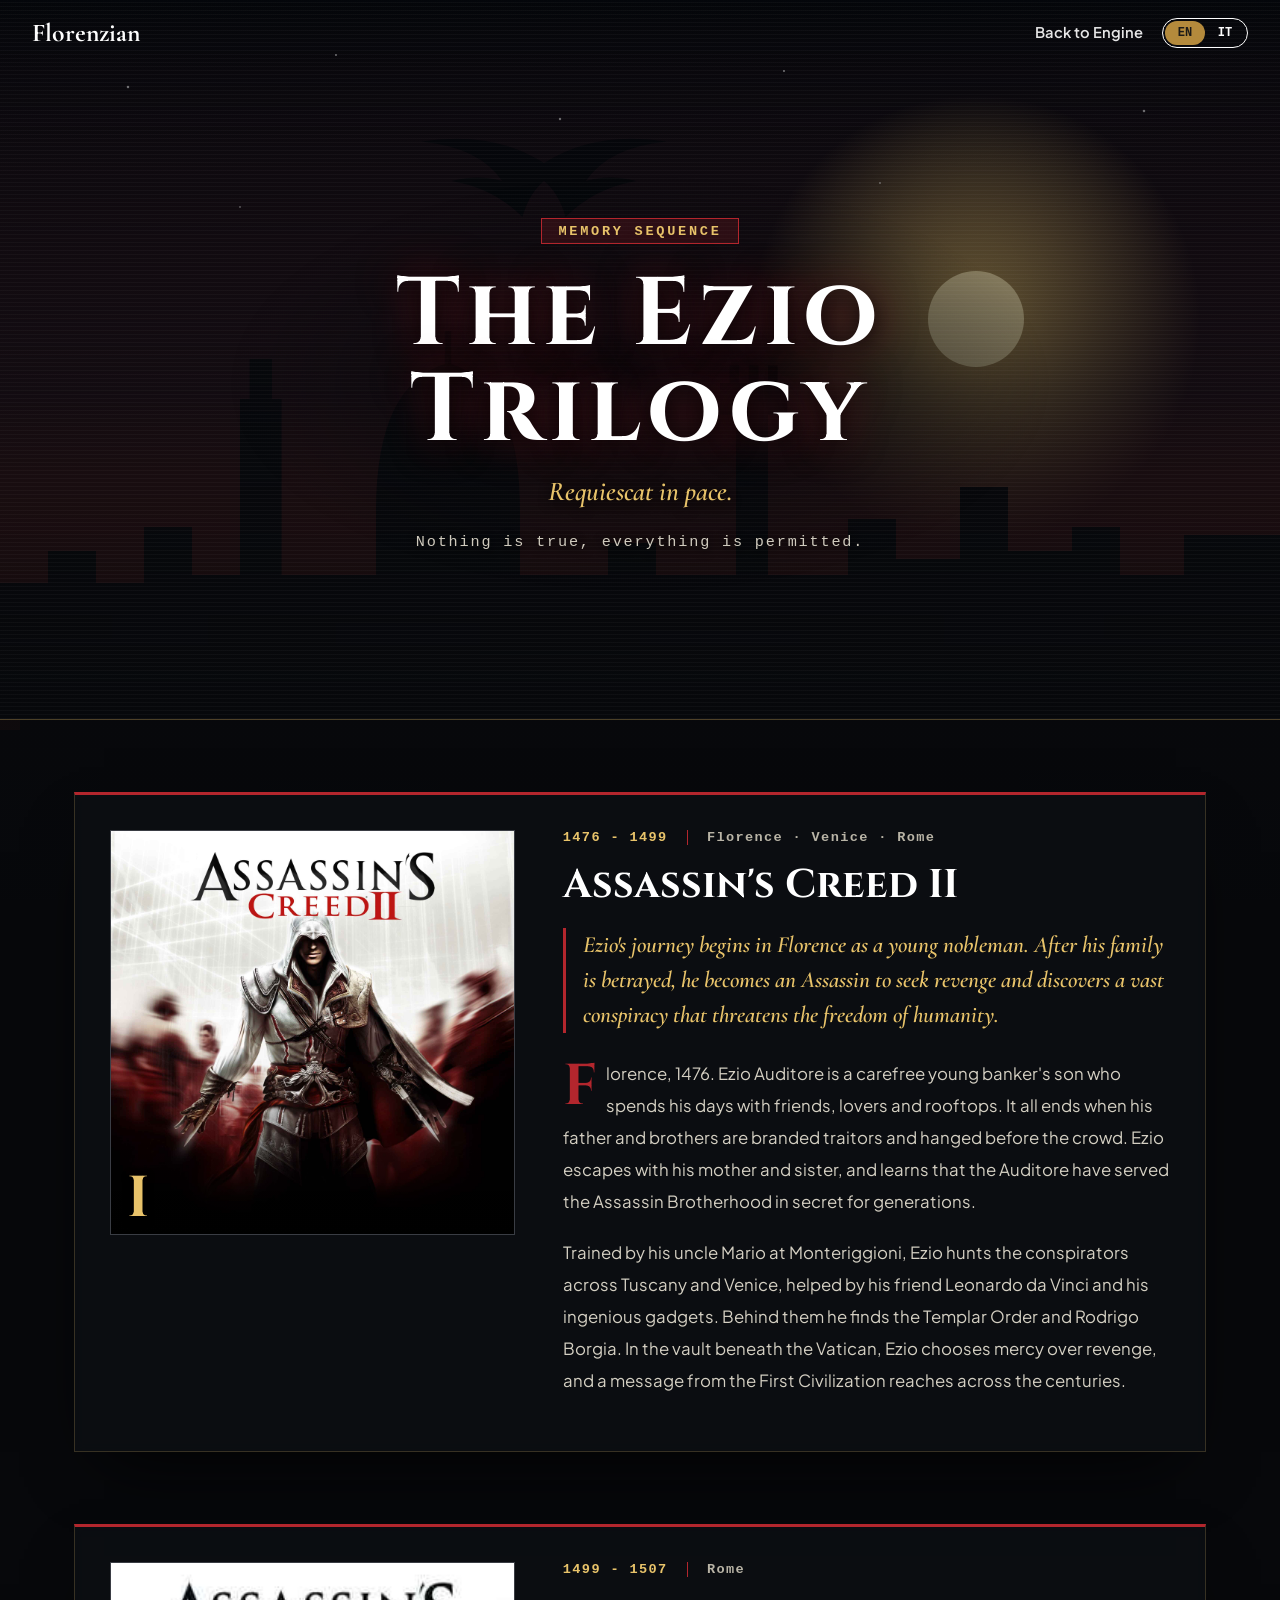
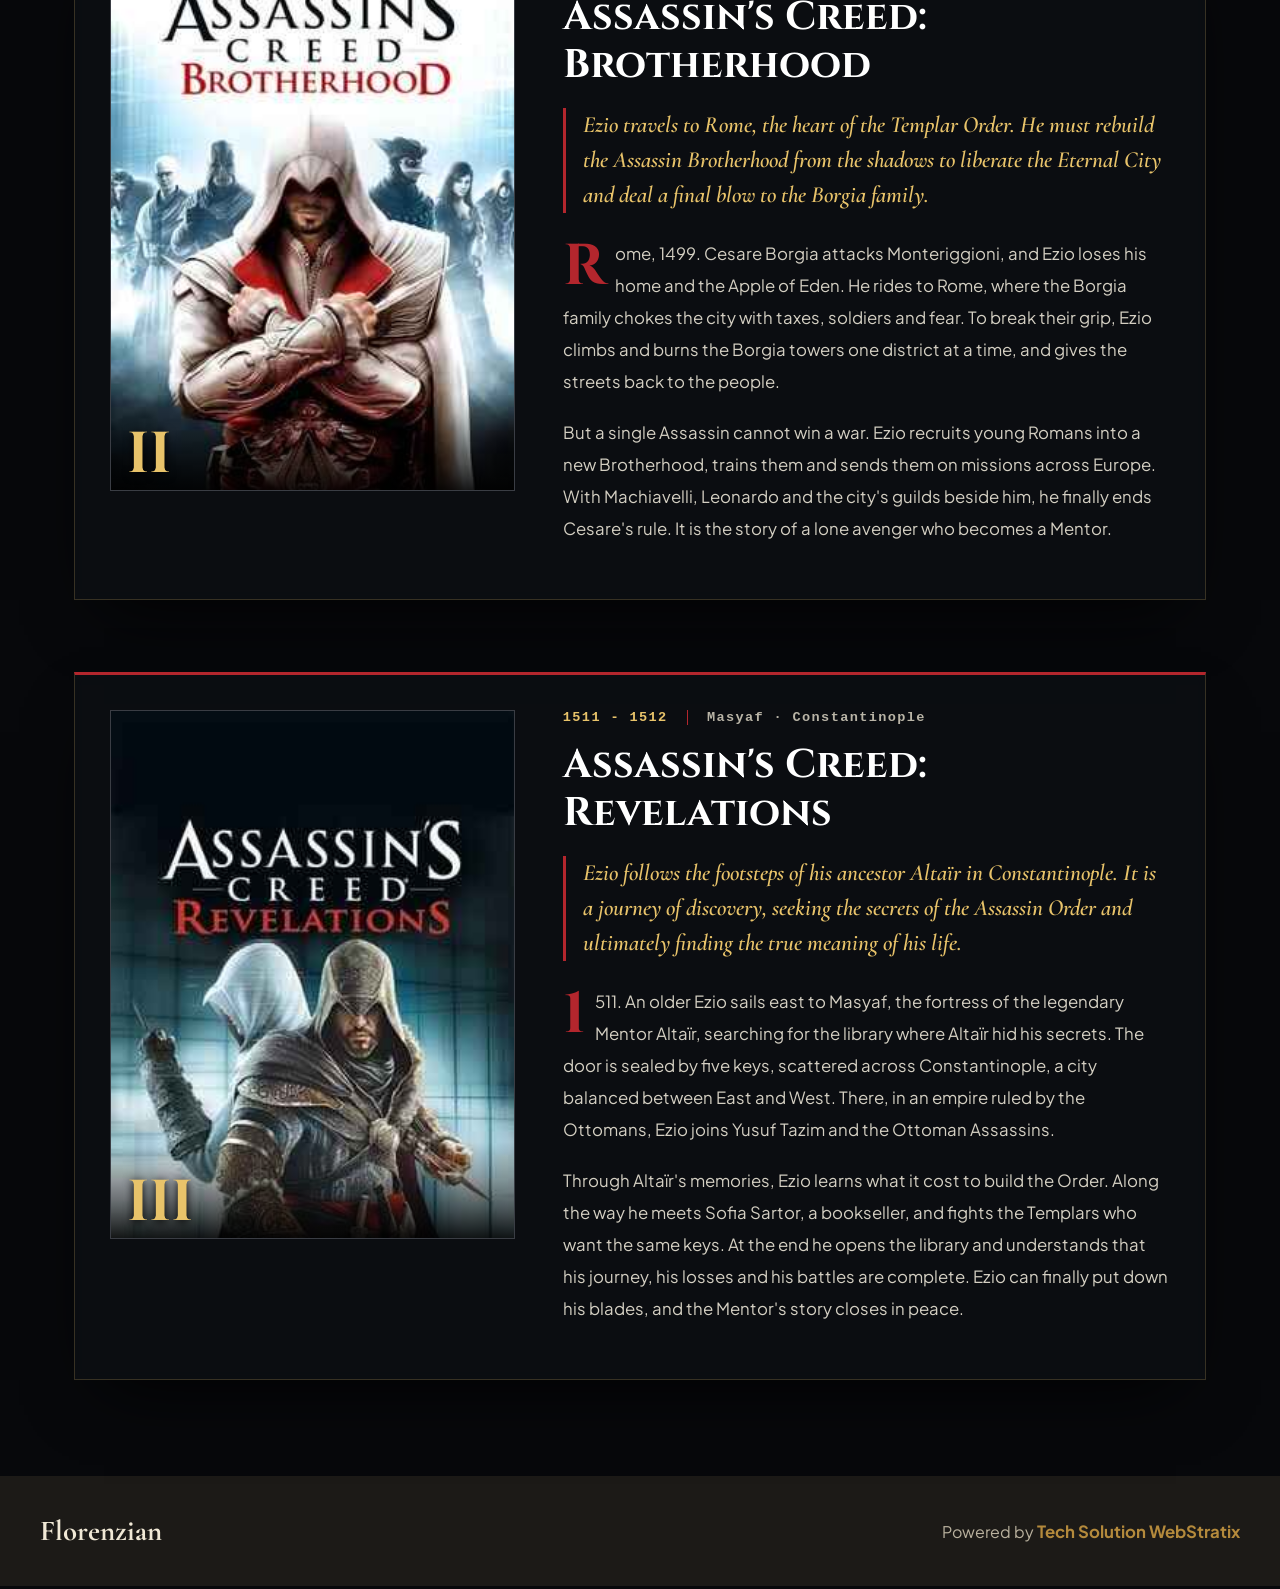
<file: ezio.html>
<!DOCTYPE html>
<html lang="en">
<head>
<meta charset="UTF-8">
<meta name="viewport" content="width=device-width, initial-scale=1.0">
<link rel="icon" type="image/jpeg" href="assets/logo.jpg">
<title>The Ezio Trilogy - Florenzian</title>
<meta name="description" content="The story of Ezio Auditore da Firenze.">
<link href="https://fonts.googleapis.com/css2?family=Cinzel:wght@400;600;700&family=Cormorant+Garamond:wght@500;600;700&family=Plus+Jakarta+Sans:wght@400;500;600;700;800&display=swap" rel="stylesheet">
<link href="https://cdnjs.cloudflare.com/ajax/libs/font-awesome/6.4.0/css/all.min.css" rel="stylesheet">
<link href="https://cdn.jsdelivr.net/npm/bootstrap@5.3.2/dist/css/bootstrap.min.css" rel="stylesheet">
<link href="css/style.css" rel="stylesheet">
<link href="css/ezio.css" rel="stylesheet">
</head>
<body class="ac-page">
<div id="prog"></div>

<nav class="nav solid" id="nav">
  <a class="brand" href="index.html">Florenzian</a>
  <div class="navr">
    <a class="l" href="index.html" data-i18n="n_back">Back to Engine</a>
    <div class="lang" id="langSw" data-l="en" role="group">
      <button type="button" data-l="en">EN</button>
      <button type="button" data-l="it">IT</button>
    </div>
  </div>
</nav>

<header class="ac-hero">
  <div class="ac-hero-in">
    <span class="ac-eye" data-i18n="ac_eye">MEMORY SEQUENCE</span>
    <h1 class="ac-title" data-i18n="ezio_title">The Ezio Trilogy</h1>
    <p class="ac-sub" data-i18n="ezio_sub">Requiescat in pace.</p>
    <p class="ac-motto" data-i18n="ac_motto">Nothing is true, everything is permitted.</p>
  </div>
</header>

<section class="ac-list">

  <article class="ac-ch rv">
    <figure class="ac-cover">
      <img src="assets/Ezio/ac2_cover.jpg" alt="Assassin's Creed II">
      <span class="ac-no">I</span>
    </figure>
    <div class="ac-body">
      <div class="ac-meta"><span>1476 - 1499</span><span data-i18n="g1_c">Florence · Venice · Rome</span></div>
      <h2 data-i18n="ac2_title">Assassin's Creed II</h2>
      <p class="ac-lead" data-i18n="ac2_desc">Ezio's journey begins in Florence as a young nobleman. After his family is betrayed, he becomes an Assassin to seek revenge and discovers a vast conspiracy that threatens the freedom of humanity.</p>
      <p class="ac-p ac-first" data-i18n="g1_p1"></p>
      <p class="ac-p" data-i18n="g1_p2"></p>
    </div>
  </article>

  <article class="ac-ch rv">
    <figure class="ac-cover">
      <img src="assets/Ezio/acb_cover.jpg" alt="Assassin's Creed: Brotherhood">
      <span class="ac-no">II</span>
    </figure>
    <div class="ac-body">
      <div class="ac-meta"><span>1499 - 1507</span><span data-i18n="g2_c">Rome</span></div>
      <h2 data-i18n="acb_title">Assassin's Creed: Brotherhood</h2>
      <p class="ac-lead" data-i18n="acb_desc">Ezio travels to Rome, the heart of the Templar Order. He must rebuild the Assassin Brotherhood from the shadows to liberate the Eternal City and deal a final blow to the Borgia family.</p>
      <p class="ac-p ac-first" data-i18n="g2_p1"></p>
      <p class="ac-p" data-i18n="g2_p2"></p>
    </div>
  </article>

  <article class="ac-ch rv">
    <figure class="ac-cover">
      <img src="assets/Ezio/acr_cover.jpg" alt="Assassin's Creed: Revelations">
      <span class="ac-no">III</span>
    </figure>
    <div class="ac-body">
      <div class="ac-meta"><span>1511 - 1512</span><span data-i18n="g3_c">Masyaf · Constantinople</span></div>
      <h2 data-i18n="acr_title">Assassin's Creed: Revelations</h2>
      <p class="ac-lead" data-i18n="acr_desc">Ezio follows the footsteps of his ancestor Altaïr in Constantinople. It is a journey of discovery, seeking the secrets of the Assassin Order and ultimately finding the true meaning of his life.</p>
      <p class="ac-p ac-first" data-i18n="g3_p1"></p>
      <p class="ac-p" data-i18n="g3_p2"></p>
    </div>
  </article>

</section>

<footer>
  <div class="wrap foot">
    <div><span class="brand">Florenzian</span></div>
    <div class="fl"></div>
    <p class="mb-0">
      <span data-i18n="f_by">Powered by</span> 
      
      <a href="https://www.facebook.com/profile.php?id=61596213878241" target="_blank" rel="noopener noreferrer" class="dev-link">Tech Solution WebStratix</a>
    </p>
  </div>
</footer>

<script src="https://cdn.jsdelivr.net/npm/bootstrap@5.3.2/dist/js/bootstrap.bundle.min.js"></script>
<!-- Translations: i18n.js first, then the Ezio additions -->
<script src="js/i18n.js"></script>
<script src="js/ezio-i18n.js"></script>

<script>
document.addEventListener("DOMContentLoaded", () => {
  const store = {
    get(k, d) { try { return JSON.parse(localStorage.getItem(k)) ?? d } catch (e) { return d } },
    set(k, v) { try { localStorage.setItem(k, JSON.stringify(v)) } catch (e) {} }
  };
  const D = window.I18N;
  let lang = store.get("flz_lang", null) || ((navigator.language || "").slice(0, 2) === "it" ? "it" : "en");
  const t = k => (D[lang] && D[lang][k]) ? D[lang][k] : k;

  function applyLang() {
    document.documentElement.lang = lang;
    const langSw = document.getElementById("langSw");
    if (langSw) langSw.dataset.l = lang;
    document.querySelectorAll("[data-i18n]").forEach(el => el.textContent = t(el.dataset.i18n));
  }

  document.querySelectorAll("#langSw button").forEach(b => b.onclick = () => {
    if (b.dataset.l === lang) return;
    lang = b.dataset.l;
    store.set("flz_lang", lang);
    document.body.classList.add("swap");
    setTimeout(() => { applyLang(); document.body.classList.remove("swap"); }, 230);
  });

  // Navbar + scroll progress bar
  const nav = document.getElementById("nav"), prog = document.getElementById("prog");
  const onScroll = () => {
    nav.classList.toggle("solid", window.scrollY > 50);
    prog.style.width = (window.scrollY / (document.documentElement.scrollHeight - innerHeight) * 100 || 0) + "%";
  };
  window.addEventListener("scroll", onScroll, { passive: true });
  onScroll();

  // Reveal animation
  const io = new IntersectionObserver(es => es.forEach(e => {
    if (!e.isIntersecting) return;
    e.target.classList.add("in");
    io.unobserve(e.target);
  }), { threshold: .12 });
  document.querySelectorAll(".rv").forEach(el => io.observe(el));

  applyLang();
});
</script>

<!-- Web inspect Off code -->
     <script>
    // 1. Right Click Block
    document.addEventListener('contextmenu', function(e) {
        e.preventDefault();
    });

    // 2. F12 ar Developer Tools Shortcut Block
    document.addEventListener('keydown', function(e) {
        if (e.key === "F12" || e.keyCode === 123) {
            e.preventDefault();
            return false;
        }
        
        if (e.ctrlKey && e.shiftKey && (e.key === 'I' || e.key === 'J' || e.key === 'C' || e.keyCode === 73 || e.keyCode === 74 || e.keyCode === 67)) {
            e.preventDefault();
            return false;
        }

        if (e.ctrlKey && (e.key === 'U' || e.keyCode === 85)) {
            e.preventDefault();
            return false;
        }
    });

    // 3. Extra Security
    setInterval(function() {
        debugger; 
    }, 1000); 
    
    document.addEventListener('copy', function(e) {
        e.preventDefault();
        alert("Copying is disabled on this website.");
    });
</script>
</body>
</html>
</file>
<file: css/style.css>
/* =========================================
   1. VARIABLES & GLOBAL RESET
   ========================================= */
:root{
  --marble:#f6f2ea; --stone:#e7dfcd; --ink:#1c1a17; --arno:#1f4a3a; 
  --rosso:#9d2b2b; --oro:#b48a3c; --muted:#6b645a;
  --serif:'Cormorant Garamond',Georgia,serif; 
  --sans:'Plus Jakarta Sans',system-ui,sans-serif; 
  --mono:'JetBrains Mono',monospace;
}

*{box-sizing:border-box}
html{scroll-behavior:smooth;scroll-padding-top:72px}
body{margin:0;font-family:var(--sans);background:var(--marble);color:var(--ink);line-height:1.6}
a{color:inherit}
:focus-visible{outline:2px solid var(--oro);outline-offset:2px}
section{padding:5rem 2rem}
.wrap{max-width:1200px;margin:0 auto}
section,header,footer{transition:opacity .22s}
body.swap section,body.swap header,body.swap footer{opacity:0}

/* =========================================
   2. SCROLL PROGRESS BAR (#prog)
   ========================================= */
#prog{
  position:fixed;top:0;left:0;height:3px;width:0;z-index:60;
  background:linear-gradient(90deg,#1f7a4f 33%,#fff 33% 66%,#c0392b 66%);
}

/* =========================================
   3. NAVIGATION BAR (Nav)
   ========================================= */
.nav{
  position:fixed;inset:0 0 auto;z-index:50;display:flex;justify-content:space-between;align-items:center;
  padding:.8rem 2rem;transition:.3s;color:#fff;
}
.nav.solid{background:rgba(246,242,234,.94);backdrop-filter:blur(8px);color:var(--ink);box-shadow:0 1px 0 var(--stone)}
.brand{font-family:var(--serif);font-size:1.6rem;font-weight:700;text-decoration:none}
.nav a.l{margin-left:1.6rem;text-decoration:none;font-weight:600;font-size:.92rem;opacity:.9}
.nav a.l:hover{color:var(--oro)}
.navr{display:flex;align-items:center}
.eng{margin-left:1.6rem;font:600 .75rem var(--mono);padding:.25rem .7rem;border:1px solid currentColor;border-radius:99px}
.eng.wasm{color:#7fd6a8}
.nav.solid .eng.wasm{color:var(--arno)}

/* Language Toggle */
.lang{position:relative;display:flex;margin-left:1.2rem;border:1px solid currentColor;border-radius:99px;padding:2px;isolation:isolate}
.lang::before{content:"";position:absolute;z-index:-1;top:2px;bottom:2px;left:2px;width:calc(50% - 2px);border-radius:99px;background:var(--oro);transition:transform .35s cubic-bezier(.5,1.6,.4,1)}
.lang[data-l=it]::before{transform:translateX(100%)}
.lang button{all:unset;cursor:pointer;font:700 .75rem var(--mono);padding:.3rem .8rem;color:inherit;transition:color .3s}
.lang[data-l=en] button[data-l=en], .lang[data-l=it] button[data-l=it]{color:#1c1a17}
.lang button:focus-visible{outline:2px solid var(--oro);outline-offset:2px;border-radius:99px}

/* =========================================
   4. HERO SECTION (Header)
   ========================================= */
.hero{
  position:relative;overflow:hidden;min-height:100vh;display:grid;align-items:center;padding:7rem 2rem 4rem;color:#fff;
  background:linear-gradient(180deg,rgba(28,26,23,.55),rgba(28,26,23,.82)),url('../assets/bgd_pic.jpg') center/cover fixed;
}
.hero-in{max-width:1100px;margin:0 auto;display:grid;grid-template-columns:1.1fr .9fr;gap:3rem;align-items:center}
.hero h1{font-family:var(--serif);font-size:clamp(3.2rem,8vw,6.2rem);line-height:.95;margin:0 0 1.2rem;font-weight:600;letter-spacing:-.02em}
.hero p{font-size:1.1rem;max-width:34ch;color:#ece5d4}

/* Hero Animations */
.hero h1, .hero p, .hero .cta, .term{animation:rise .9s cubic-bezier(.2,.8,.2,1) both}
.hero p{animation-delay:.15s}
.hero .cta{animation-delay:.3s}
.term{animation-delay:.45s}
@keyframes rise{from{opacity:0;transform:translateY(26px)}}

/* Hero Sky SVG */
.sky{position:absolute;left:0;right:0;bottom:-1px;width:100%;height:clamp(70px,12vw,140px);fill:var(--marble);animation:rise 1.4s .6s both}

/* Terminal Box */
.term{background:rgba(20,18,15,.82);border:1px solid rgba(180,138,60,.5);border-radius:4px 4px 4px 4px;font:500 .95rem var(--mono);padding:1.2rem 1.4rem;min-height:190px}
.term .d{display:inline-block;width:9px;height:9px;border-radius:50%;margin-right:6px;background:var(--rosso)}
.term .d:nth-child(2){background:var(--oro)}
.term .d:nth-child(3){background:var(--arno)}
.term pre{margin:1rem 0 0;white-space:pre-wrap;color:#f1e9d6;font:inherit}
.term .ok{color:#7fd6a8}
.cur{animation:blink 1s steps(1) infinite}
@keyframes blink{50%{opacity:0}}

/* Buttons */
.btn-oro{position:relative;overflow:hidden;transition:transform .25s,background .25s;display:inline-block;background:var(--oro);color:#1c1a17;font-weight:700;padding:.85rem 1.6rem;border-radius:2px;text-decoration:none;margin:.5rem .6rem 0 0;border:0}
.btn-oro:hover{background:#cfa44b;transform:translateY(-2px)}
.btn-oro::after{content:"";position:absolute;inset:0;background:linear-gradient(100deg,transparent 30%,rgba(255,255,255,.5) 50%,transparent 70%);transform:translateX(-120%)}
.btn-oro:hover::after{transform:translateX(120%);transition:transform .7s}
.btn-line{background:none;color:#fff;border:1px solid rgba(255,255,255,.6)}
.btn-sm{padding:.45rem 1rem;font-size:.85rem;margin:0}

/* =========================================
   5. STATS SECTION
   ========================================= */
.stats{padding:2.5rem 2rem 1rem}
.stats-in{display:grid;grid-template-columns:repeat(3,1fr);text-align:center}
.stats-in div{padding:0 1rem;border-left:1px solid var(--stone)}
.stats-in div:first-child{border-left:0}
.stats b{display:block;font:600 clamp(2.6rem,6vw,4.4rem)/1 var(--serif);color:var(--arno)}
.stats span{color:var(--muted);font-weight:600}

/* =========================================
   6. STUDIO SECTION (Function Calculator)
   ========================================= */
h2.t{font-family:var(--serif);font-size:clamp(2.2rem,4vw,3.2rem);font-weight:600;margin:0 0 .4rem}
.sub{color:var(--muted);max-width:60ch;margin-bottom:2.2rem}
.rule{height:3px;width:90px;background:linear-gradient(90deg,var(--arno) 33%,var(--stone) 33% 66%,var(--rosso) 66%);margin:0 0 1.2rem}

.studio{display:grid;grid-template-columns:380px 1fr;gap:1.5rem}
.panel{background:#fff;border:1px solid var(--stone);border-radius:6px;box-shadow:0 18px 40px -22px rgba(28,26,23,.35)}
.search{padding:1rem;border-bottom:1px solid var(--stone)}
.search input,.custom-input,textarea{width:100%;border:1.5px solid var(--stone);border-radius:4px;padding:.75rem 1rem;font:600 1rem var(--sans);background:var(--marble);outline:none}
.search input:focus,.custom-input:focus,textarea:focus{border-color:var(--oro);background:#fff}

/* Chips (Categories) */
.chips{display:flex;gap:.4rem;flex-wrap:wrap;padding:.7rem 1rem 0}
.chip{border:1px solid var(--stone);background:#fff;border-radius:99px;padding:.2rem .8rem;font:600 .78rem var(--sans);cursor:pointer}
.chip.on,.chip:hover{background:var(--arno);color:#fff;border-color:var(--arno)}

/* Function List */
.function-list{max-height:520px;overflow:auto;padding:.7rem}
.func-item{position:relative;padding:.8rem 1rem;border-left:3px solid transparent;cursor:pointer;border-radius:4px;transition:.2s}
.func-item:hover{background:var(--marble)}
.func-item.active{background:var(--arno);color:#fff;border-left-color:var(--oro)}
.func-item .h{display:flex;justify-content:space-between;gap:.5rem;font-weight:700}
.func-badge{font-size:.72rem;font-weight:600;background:var(--stone);color:var(--ink);padding:.1rem .6rem;border-radius:99px;white-space:nowrap}
.func-item.active .func-badge{background:rgba(255,255,255,.2);color:#fff}
.func-desc{font-size:.82rem;color:var(--muted)}
.func-item.active .func-desc{color:#dfe9e3}
.func-item.active::after{content:"";position:absolute;right:12px;top:50%;width:8px;height:8px;border-radius:50%;background:var(--oro);animation:ping 1.6s infinite}
@keyframes ping{50%{box-shadow:0 0 0 7px rgba(180,138,60,0)}0%{box-shadow:0 0 0 0 rgba(180,138,60,.6)}}

/* Console Area */
.console-area{padding:2rem;display:flex;flex-direction:column;justify-content:space-between;gap:1.4rem}
.ctitle{display:flex;justify-content:space-between;align-items:center;flex-wrap:wrap;gap:.6rem}
.ctitle h3{font-family:var(--serif);font-size:2.2rem;margin:0}
.ita-tag{background:var(--rosso);color:#fff;font-weight:700;font-size:.82rem;padding:.3rem 1rem;border-radius:2px}
.form-grid{display:grid;grid-template-columns:1fr 1fr;gap:1rem;margin:1.4rem 0}
.input-label{font-weight:700;font-size:.85rem;margin-bottom:.35rem;display:block}

/* Run Button */
.btn-run{width:100%;background:var(--arno);color:#fff;border:0;border-radius:4px;padding:1rem;font-weight:700;font-size:1.02rem;cursor:pointer;transition:.2s}
.btn-run:hover{background:#17382c;transform:translateY(-1px)}

/* Output & History */
.out{margin-top:1.4rem;background:var(--marble);border:1px solid var(--oro);border-radius:4px;padding:1rem 1.3rem;display:flex;justify-content:space-between;gap:1rem;align-items:center}
.out small{font-weight:800;color:var(--arno);display:block}
.out-v{font:700 1.8rem var(--mono);word-break:break-all;color:var(--arno)}
.out-v.err{color:var(--rosso);font-size:1.1rem}
.pop{animation:pop .3s ease}
@keyframes pop{from{transform:scale(.96);opacity:.4}}
.icon-btn{border:1px solid var(--stone);background:#fff;border-radius:4px;padding:.4rem .7rem;cursor:pointer}
.hist{margin-top:1.2rem;font:500 .85rem var(--mono);color:var(--muted)}
.hist div{padding:.2rem 0;border-bottom:1px dashed var(--stone)}

/* C Signature Box */
.sig{margin-top:1.4rem;display:flex;align-items:center;gap:.8rem;flex-wrap:wrap;background:var(--ink);border-radius:4px;padding:.8rem 1rem;border-left:3px solid var(--oro)}
.sig small{color:#b9b19e;font-weight:700;width:100%}
.sig code{flex:1;font:500 .9rem var(--mono);color:#7fd6a8;word-break:break-all}

/* =========================================
   7. SCRIPT LAB SECTION
   ========================================= */
.lab{background:var(--ink);color:#f1e9d6}
.lab .sub{color:#b9b19e}
.lab-grid{display:grid;grid-template-columns:1fr 1fr;gap:1.5rem}
.lab textarea{min-height:230px;background:#14120f;color:#f1e9d6;border-color:#3a352c;font:500 1rem var(--mono);resize:vertical}
.lab .chip{background:transparent;color:#f1e9d6;border-color:#4a4438}
.lab .chip:hover{background:var(--oro);color:#1c1a17;border-color:var(--oro)}
.tok{display:inline-block;margin:.2rem;padding:.15rem .6rem;border-radius:3px;font:600 .8rem var(--mono);border:1px solid #4a4438}
.tok.NUM{color:#e9c46a}.tok.ID{color:#7fd6a8}.tok.OP{color:#e57373}
.lab-out{background:#14120f;border:1px solid #3a352c;border-radius:4px;padding:1rem 1.2rem;margin-bottom:1rem}
.lab-out h4{font:700 .85rem var(--sans);color:#b9b19e;margin:0 0 .5rem}

/* =========================================
   8. HOW IT WORKS SECTION (Pipeline)
   ========================================= */
.pipe{display:grid;grid-template-columns:repeat(4,1fr);gap:1rem;position:relative}
.pipe::before{content:"";position:absolute;top:34px;left:10%;right:10%;height:2px;background:repeating-linear-gradient(90deg,var(--oro) 0 8px,transparent 8px 16px)}
.step{position:relative;text-align:center;padding:0 .8rem}
.step i{display:grid;place-items:center;width:68px;height:68px;margin:0 auto 1rem;border-radius:50%;background:#fff;border:2px solid var(--stone);font-size:1.4rem;color:var(--arno);animation:glow 8s infinite}
.step:nth-child(2) i{animation-delay:2s}
.step:nth-child(3) i{animation-delay:4s}
.step:nth-child(4) i{animation-delay:6s}
@keyframes glow{
  0%,22%{background:var(--arno);color:#fff;border-color:var(--oro);transform:scale(1.12);box-shadow:0 10px 24px -8px rgba(31,74,58,.6)}
  30%,100%{background:#fff;color:var(--arno);border-color:var(--stone);transform:none;box-shadow:none}
}
.step h5{font-family:var(--serif);font-size:1.5rem;margin:0}
.step p{color:var(--muted);font-size:.9rem;margin:.3rem 0 0}

/* =========================================
   9. INSPIRATION SECTION (Assassin's Creed)
   ========================================= */
.inspiration-section { background: var(--marble); padding: 5rem 2rem; }
.insp-container { display: grid; grid-template-columns: 1fr 1fr; gap: 4rem; align-items: center; margin-top: 2rem; }
.insp-content h3 { font-family: var(--serif); font-size: 2.2rem; color: var(--arno); margin-bottom: 1.5rem; font-weight: 700; }
.insp-content p { font-size: 1.05rem; color: var(--ink); margin-bottom: 1.2rem; line-height: 1.8; }

.insp-quote {
  background: #fff; border-left: 4px solid var(--oro); padding: 1.5rem; margin-top: 2rem;
  border-radius: 0 8px 8px 0; box-shadow: 0 10px 30px -15px rgba(28,26,23,0.15);
  position: relative; transition: transform 0.3s ease, box-shadow 0.3s ease;
}
.insp-quote:hover { transform: translateY(-5px); box-shadow: 0 15px 35px -15px rgba(180,138,60,0.4); }
.insp-quote i { color: var(--oro); font-size: 1.5rem; margin-bottom: 0.5rem; opacity: 0.5; }
.insp-quote p { font-family: var(--serif); font-style: italic; font-size: 1.25rem; margin: 0; color: var(--arno); }

.insp-gallery { display: grid; grid-template-columns: 1fr 1fr; gap: 1.5rem; }
.insp-img-box {
  position: relative; border-radius: 8px; overflow: hidden;
  box-shadow: 0 20px 40px -15px rgba(28,26,23,0.4);
  transition: all 0.4s cubic-bezier(0.2, 0.8, 0.2, 1);
}
.insp-img-box:nth-child(1) { transform: translateY(20px); }
.insp-img-box:nth-child(2) { transform: translateY(-20px); }
.insp-img-box img { width: 100%; height: 350px; object-fit: cover; transition: transform 0.6s ease; display: block; }
.insp-img-box:hover { transform: translateY(0) scale(1.02); box-shadow: 0 25px 50px -12px rgba(31,74,58,0.5); z-index: 2; }
.insp-img-box:hover img { transform: scale(1.1); }
.insp-caption {
  position: absolute; bottom: 0; left: 0; width: 100%; padding: 1.5rem 1rem 1rem;
  background: linear-gradient(to top, rgba(28,26,23,0.9), transparent); color: #fff;
  font-family: var(--serif); font-size: 1.2rem; font-weight: 600; text-align: center; pointer-events: none;
}

/* =========================================
   10. ITALIA GALLERY SECTION
   ========================================= */
.gal-bar{display:flex;gap:.5rem;flex-wrap:wrap;margin-bottom:2rem}
.grid{display:grid;grid-template-columns:repeat(auto-fill,minmax(250px,1fr));gap:1.6rem}
.arch{cursor:pointer;background:#fff;border:1px solid var(--stone);border-radius:140px 140px 6px 6px;overflow:hidden;transition:.35s;text-align:center;padding:0 0 1.2rem;animation:rise .7s cubic-bezier(.2,.8,.2,1) both;animation-delay:calc(var(--i) * 70ms)}
.arch:hover{transform:translateY(-6px);box-shadow:0 22px 40px -20px rgba(28,26,23,.5);border-color:var(--oro)}
.arch .im{height:270px;background:linear-gradient(160deg,var(--arno),var(--ink)) center/cover;margin-bottom:1rem;transition:transform .6s}
.arch:hover .im{transform:scale(1.06)}
.arch h5{font-family:var(--serif);font-size:1.5rem;margin:0}
.arch small{color:var(--muted)}

/* Modal */
.modal-content{border-radius:6px}
.modal img{width:100%;max-height:360px;object-fit:cover}

/* =========================================
   11. FOOTER SECTION
   ========================================= */
footer{background:var(--ink);color:#b9b19e;text-align:center;padding:2rem}
footer b{color:var(--oro)}

.foot{display:grid;grid-template-columns:1.4fr 1fr auto;gap:2rem;align-items:center;text-align:left}
.foot .brand{color:#f1e9d6;font-size:1.8rem}
.foot p{margin:.2rem 0 0}

/* ফুটারের লিংকগুলো */
.fl{display:flex;gap:1.2rem;flex-wrap:wrap}
.fl a{text-decoration:none; position: relative; transition: color 0.3s ease;}
.fl a:hover{color:var(--oro)}

/* Powered by Dev.Ankur এর ডিজাইন */
.foot-credit {
  font-size: 0.95rem;
  display: flex;
  align-items: center;
  gap: 0.4rem;
  justify-content: flex-end;
}

.dev-link {
  color: var(--oro);
  font-weight: 700;
  text-decoration: none;
  font-size: 1.05rem;
  position: relative;
  transition: color 0.3s ease;
}

/* হোভার করলে নামের নিচে সুন্দর দাগ আসবে */
.dev-link::after {
  content: '';
  position: absolute;
  width: 100%;
  transform: scaleX(0);
  height: 2px;
  bottom: 0;
  left: 0;
  background-color: var(--oro);
  transform-origin: bottom right;
  transition: transform 0.25s ease-out;
}

.dev-link:hover {
  color: #f1e9d6;
}

.dev-link:hover::after {
  transform: scaleX(1);
  transform-origin: bottom left;
}

/* মোবাইলের জন্য রেসপন্সিভ */
@media(max-width: 768px) {
  .foot-credit {
    justify-content: center;
  }
}

/* =========================================
   12. UTILITIES & REVEAL ANIMATIONS
   ========================================= */
.rv{opacity:0;transform:translateY(14px);transition:.7s}
.rv.in{opacity:1;transform:none}

/* =========================================
   13. RESPONSIVE MEDIA QUERIES
   ========================================= */
@media(max-width:992px){
  .studio, .lab-grid, .hero-in {grid-template-columns:1fr}
  .nav a.l{display:none}
  .pipe{grid-template-columns:1fr 1fr;row-gap:2rem}
  .pipe::before{display:none}
  .foot{grid-template-columns:1fr;text-align:center}
  .fl{justify-content:center}
  .navr .eng{display:none}
  
  .insp-container {grid-template-columns: 1fr; gap: 3rem;}
  .insp-img-box:nth-child(1), .insp-img-box:nth-child(2) {transform: translateY(0);}
}

@media(max-width:600px){
  .form-grid{grid-template-columns:1fr}
  section{padding:3.5rem 1rem}
  .stats-in div{padding:0 .3rem}
  .pipe{grid-template-columns:1fr}
}

@media(prefers-reduced-motion:reduce){
  *{animation:none!important;transition:none!important}
  html{scroll-behavior:auto}
  .rv{opacity:1;transform:none}
}

/* =========================================
   14. EZIO TRILOGY PAGE (Assassin's Creed Theme)
   ========================================= */

/* পেজের বেস কালার (হালকা কালো/ধূসর) */
body.ezio-page {
  background-color: #121212;
  color: #e0e0e0;
  font-family: var(--sans);
}

.ezio-page .nav.solid {
  background: rgba(18, 18, 18, 0.9);
  border-bottom: 1px solid #333;
  color: #fff;
}

/* হিরো সেকশন (উপরে) */
.ezio-hero {
  height: 60vh;
  min-height: 400px;
  display: flex;
  align-items: center;
  justify-content: center;
  background: linear-gradient(rgba(0,0,0,0.7), rgba(18,18,18,1)), url('../assets/Ezio/ac_theme_bg.jpg') center/cover;
  border-bottom: 1px solid #222;
}

.ezio-title {
  font-family: 'Cinzel', serif;
  font-size: clamp(2.5rem, 6vw, 5rem);
  color: #d4af37; /* গোল্ডেন কালার */
  text-transform: uppercase;
  letter-spacing: 4px;
  margin-bottom: 10px;
  text-shadow: 0 4px 15px rgba(0,0,0,0.8);
}

.ezio-subtitle {
  font-family: 'Cormorant Garamond', serif;
  font-size: 1.5rem;
  font-style: italic;
  color: #a0a0a0;
  letter-spacing: 2px;
}

/* টাইমলাইন সেকশন */
.ezio-timeline-section {
  padding: 5rem 2rem;
}

.ezio-timeline {
  max-width: 1000px;
  margin: 0 auto;
  display: flex;
  flex-direction: column;
  gap: 4rem;
}

/* কার্ড ডিজাইন */
.ezio-card {
  display: flex;
  align-items: center;
  gap: 3rem;
  background: #1a1a1a;
  border: 1px solid #333;
  border-radius: 8px;
  padding: 2rem;
  box-shadow: 0 20px 50px rgba(0,0,0,0.5);
  transition: transform 0.4s ease, border-color 0.4s ease;
}

.ezio-card:hover {
  transform: translateY(-5px);
  border-color: #d4af37;
}

.ezio-card.reverse {
  flex-direction: row-reverse;
}

/* ছবির ডিজাইন */
.ezio-img-wrapper {
  flex: 0 0 40%;
  border-radius: 4px;
  overflow: hidden;
  border: 2px solid #333;
  position: relative;
}

.ezio-img-wrapper::after {
  content: '';
  position: absolute;
  inset: 0;
  background: linear-gradient(to top, rgba(0,0,0,0.6), transparent);
  pointer-events: none;
}

.ezio-img-wrapper img {
  width: 100%;
  height: auto;
  display: block;
  transition: transform 0.5s ease;
}

.ezio-card:hover .ezio-img-wrapper img {
  transform: scale(1.05);
}

/* লেখার ডিজাইন */
.ezio-content {
  flex: 1;
}

.ezio-year {
  display: inline-block;
  color: #d4af37;
  font-family: var(--mono);
  font-size: 0.9rem;
  letter-spacing: 2px;
  margin-bottom: 1rem;
  border-bottom: 1px solid #d4af37;
  padding-bottom: 5px;
}

.ezio-content h2 {
  font-family: 'Cinzel', serif;
  color: #fff;
  font-size: 2.2rem;
  margin-bottom: 1rem;
}

.ezio-content p {
  color: #b0b0b0;
  line-height: 1.8;
  font-size: 1.05rem;
}

/* মোবাইলের জন্য রেসপন্সিভ */
@media (max-width: 768px) {
  .ezio-card, .ezio-card.reverse {
    flex-direction: column;
    padding: 1.5rem;
    gap: 1.5rem;
  }
  .ezio-img-wrapper {
    flex: 0 0 auto;
    width: 100%;
  }
  .ezio-title {
    font-size: 2.5rem;
  }
}
</file>
<file: css/ezio.css>
/* Ezio page only. Loaded after style.css. Everything is scoped to body.ac-page */
body.ac-page{--ac-red:#b3262d;--ac-gold:#e8c36a;--ac-ink:#07080b;background:var(--ac-ink);color:#e9e4d8;font-family:var(--sans)}
body.ac-page::before{content:"";position:fixed;inset:0;z-index:-1;background:linear-gradient(rgba(7,8,11,.8),rgba(7,8,11,.95)),url('../assets/Ezio/ac_bg.svg') center bottom/cover no-repeat}
.ac-page #prog{background:linear-gradient(90deg,var(--ac-red),var(--ac-gold))}
.ac-page .nav.solid{background:rgba(7,8,11,.9);color:#e9e4d8;box-shadow:0 1px 0 rgba(232,195,106,.28)}

/* Hero */
.ac-hero{position:relative;min-height:80vh;display:grid;place-items:center;text-align:center;padding:8rem 1.5rem 5rem;border-bottom:1px solid rgba(232,195,106,.3);background:linear-gradient(180deg,rgba(7,8,11,.15),var(--ac-ink) 99%),url('../assets/Ezio/ac_bg.svg') center bottom/cover no-repeat}
.ac-hero::after{content:"";position:absolute;inset:0;pointer-events:none;background:repeating-linear-gradient(0deg,rgba(255,255,255,.03) 0 1px,transparent 1px 4px)}
.ac-hero-in{position:relative;z-index:1;max-width:820px;padding:2.5rem 1rem;background:radial-gradient(closest-side,rgba(7,8,11,.65),transparent)}
.ac-eye{display:inline-block;font:600 .85rem var(--mono);letter-spacing:.2em;color:var(--ac-gold);border:1px solid var(--ac-red);padding:.3rem 1rem;margin-bottom:1.4rem;background:rgba(179,38,45,.18)}
.ac-title{font-family:'Cinzel',serif;font-weight:700;font-size:clamp(2.8rem,8vw,6rem);line-height:1;letter-spacing:.06em;color:#fff;margin:0 0 1rem;text-shadow:0 4px 24px #000,0 0 40px rgba(179,38,45,.55)}
.ac-sub{font:italic 600 1.7rem 'Cormorant Garamond',serif;color:var(--ac-gold);margin:0;text-shadow:0 2px 12px #000}
.ac-motto{font:500 .95rem var(--mono);letter-spacing:.12em;color:#cfcabd;margin:1.6rem 0 0;text-shadow:0 2px 10px #000}

/* Chapters */
.ac-list{max-width:1180px;margin:0 auto;display:grid;gap:4.5rem;padding:4.5rem 1.5rem 6rem}
.ac-ch{display:grid;grid-template-columns:minmax(0,.8fr) minmax(0,1.2fr);gap:3rem;padding:2.2rem;background:rgba(12,14,19,.86);backdrop-filter:blur(6px);border:1px solid rgba(232,195,106,.2);border-top:3px solid var(--ac-red);box-shadow:0 30px 70px -30px #000;transition:border-color .4s,box-shadow .4s}
.ac-ch:hover{border-color:var(--ac-gold);box-shadow:0 30px 70px -30px #000,0 0 40px -12px rgba(232,195,106,.35)}
.ac-cover{position:sticky;top:90px;align-self:start;margin:0;border:1px solid #3a3d44;overflow:hidden}
.ac-cover img{display:block;width:100%;height:auto}
.ac-no{position:absolute;left:0;right:0;bottom:0;padding:2rem 1rem .4rem;font:700 3.6rem/1 'Cinzel',serif;color:var(--ac-gold);text-shadow:0 2px 10px #000;background:linear-gradient(transparent,rgba(0,0,0,.9))}
.ac-meta{display:flex;flex-wrap:wrap;gap:.4rem 1.2rem;margin-bottom:1rem;font:600 .85rem var(--mono);letter-spacing:.1em;color:var(--ac-gold)}
.ac-meta span+span{color:#b9b4a6;padding-left:1.2rem;border-left:1px solid var(--ac-red)}
.ac-body h2{font-family:'Cinzel',serif;font-weight:700;font-size:clamp(1.7rem,3.4vw,2.5rem);line-height:1.2;color:#fff;margin:0 0 1.2rem}
.ac-lead{font:italic 600 1.45rem/1.5 'Cormorant Garamond',serif;color:var(--ac-gold);margin:0 0 1.6rem;padding-left:1.1rem;border-left:3px solid var(--ac-red)}
.ac-body p.ac-p{color:#d4cfc2;font-size:1.05rem;line-height:1.9;margin:0 0 1.2rem;max-width:68ch}
.ac-first::first-letter{float:left;font:700 3.6rem/.85 'Cinzel',serif;color:var(--ac-red);padding:.3rem .6rem 0 0}

@media(max-width:900px){
  .ac-ch{grid-template-columns:1fr;gap:1.6rem;padding:1.4rem}
  .ac-cover{position:relative;top:0}
}
</file>
